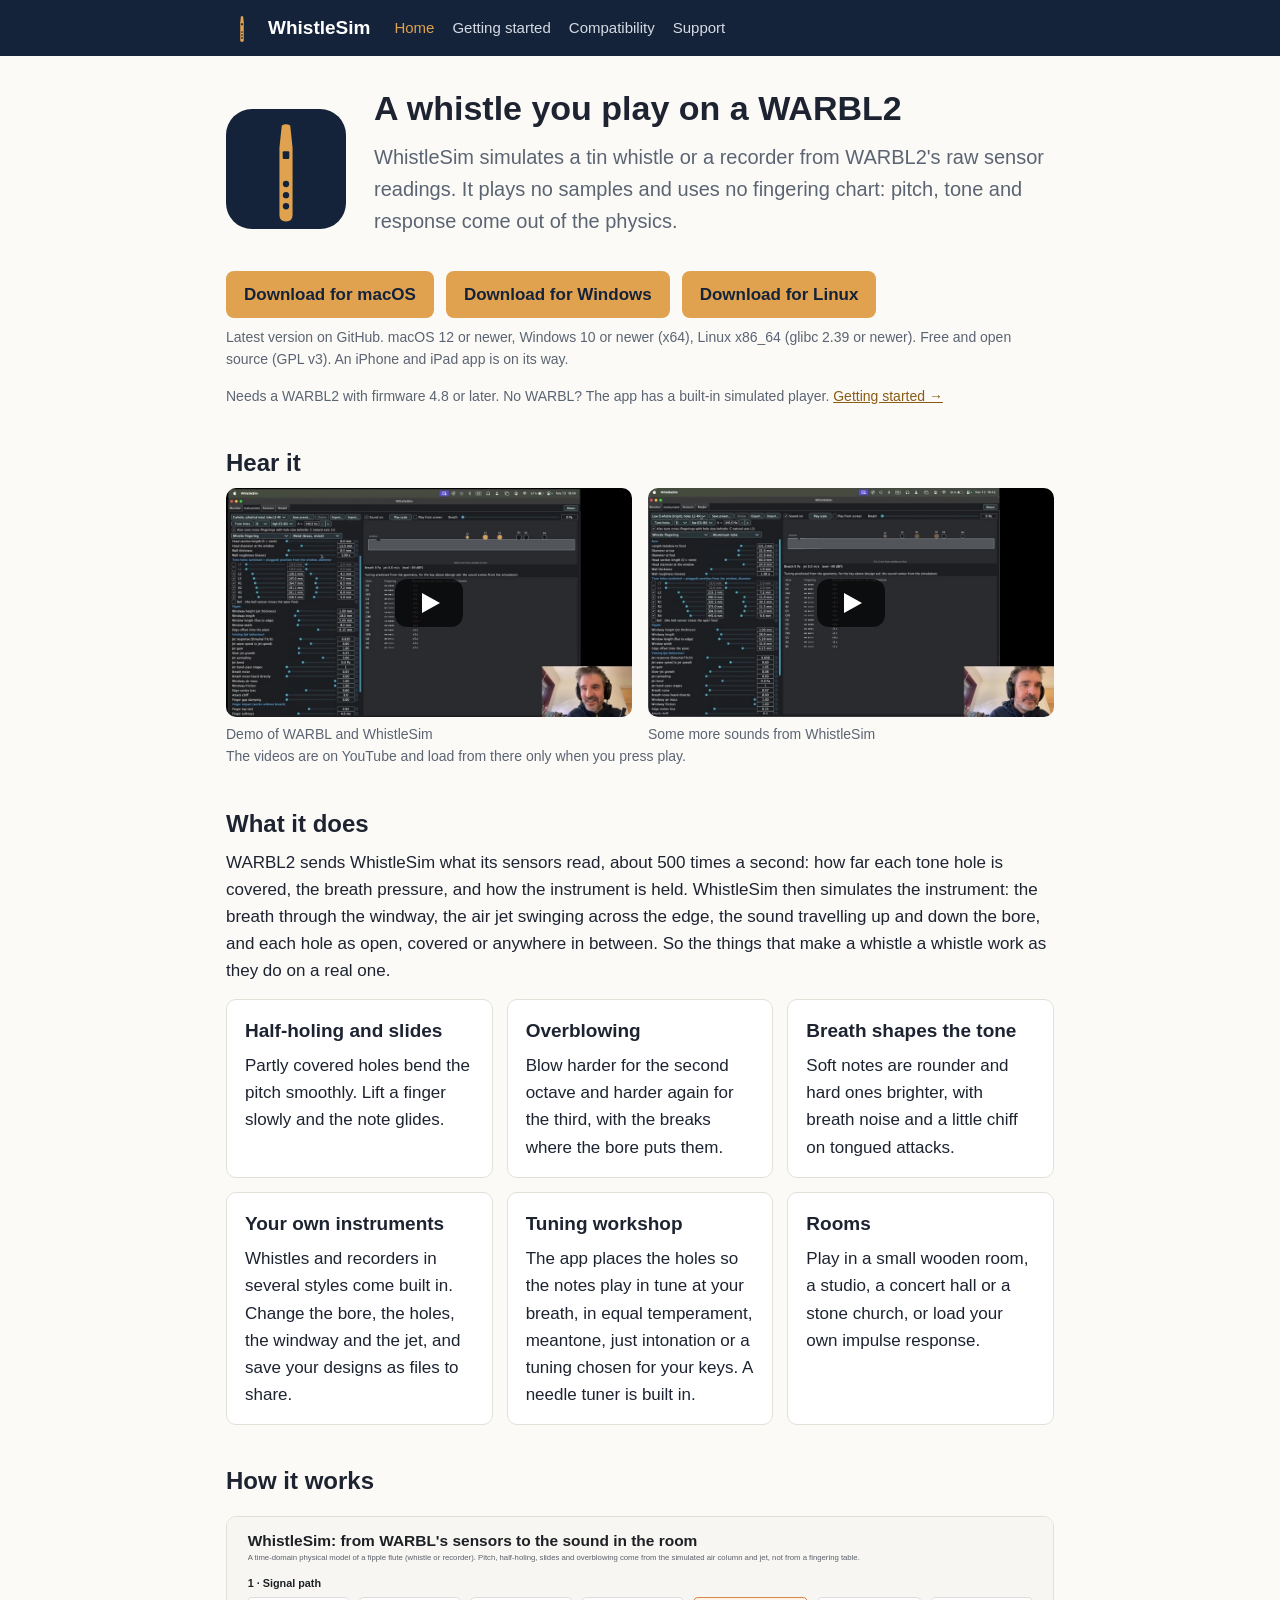
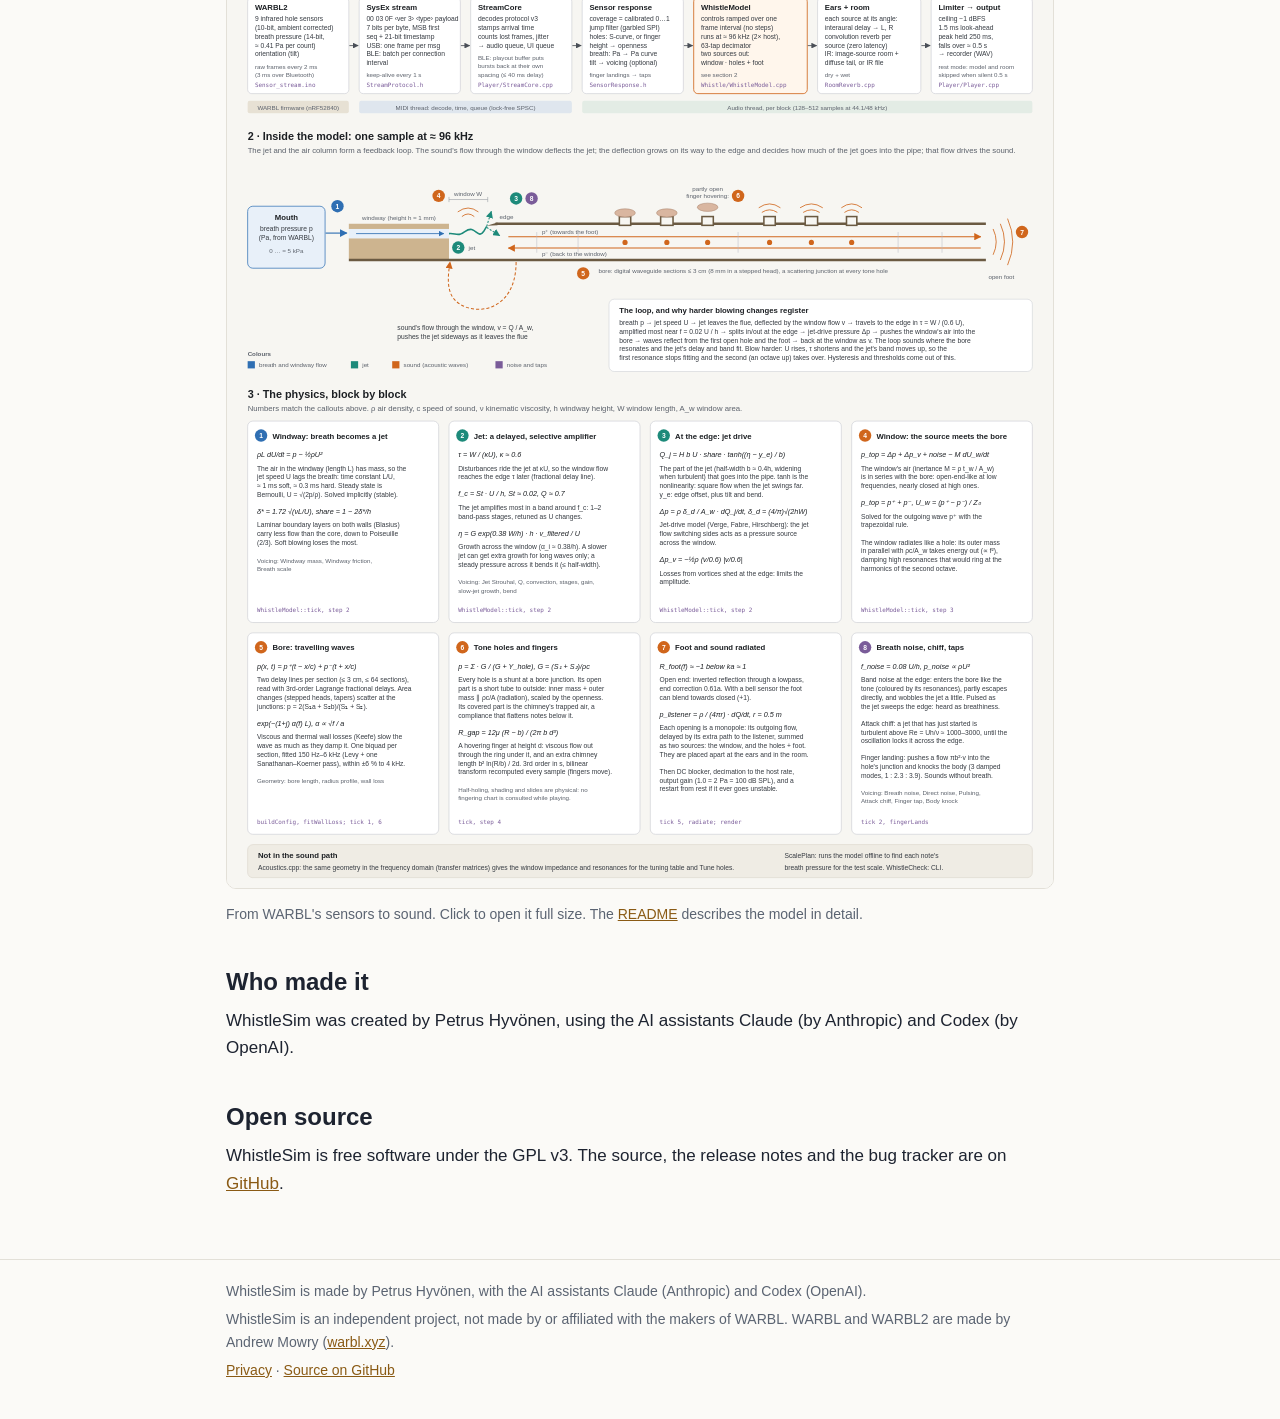
<file: site/index.html>
<!doctype html>
<html lang="en">
<head>
<meta charset="utf-8">
<meta name="viewport" content="width=device-width, initial-scale=1">
<title>WhistleSim</title>
<meta name="description" content="A physical model of a tin whistle and recorder, played from a WARBL2 wind controller.">
<link rel="icon" href="img/icon.svg" type="image/svg+xml">
<link rel="stylesheet" href="style.css">
</head>
<body>
<header class="site">
  <div class="wrap">
    <a class="brand" href="./"><img src="img/icon.svg" alt="">WhistleSim</a>
    <nav>
      <a href="./" aria-current="page">Home</a>
      <a href="start.html">Getting started</a>
      <a href="compatibility.html">Compatibility</a>
      <a href="support.html">Support</a>
    </nav>
  </div>
</header>

<main class="wrap">
  <section class="hero">
    <img class="icon" src="img/icon.svg" alt="WhistleSim icon: a brass whistle on navy">
    <div class="text">
      <h1>A whistle you play on a WARBL2</h1>
      <p class="lead">WhistleSim simulates a tin whistle or a recorder from WARBL2's raw sensor readings. It plays no samples and uses no fingering chart: pitch, tone and response come out of the physics.</p>
    </div>
  </section>

  <div class="downloads">
    <a class="button" data-asset-suffix="-macOS.zip" href="https://github.com/petrushy/whistlesim/releases/latest">Download for macOS</a>
    <a class="button" data-asset-suffix="-Windows-x64.zip" href="https://github.com/petrushy/whistlesim/releases/latest">Download for Windows</a>
    <a class="button" data-asset-suffix="-Linux-x86_64.tar.gz" href="https://github.com/petrushy/whistlesim/releases/latest">Download for Linux</a>
  </div>
  <p class="small"><span id="latest-version">Latest version on GitHub.</span> macOS 12 or newer, Windows 10 or newer (x64), Linux x86_64 (glibc 2.39 or newer). Free and open source (GPL v3). An iPhone and iPad app is on its way.</p>
  <p class="small">Needs a WARBL2 with firmware 4.8 or later. No WARBL? The app has a built-in simulated player. <a href="start.html">Getting started →</a></p>

  <h2>Hear it</h2>
  <div class="videos">
    <figure>
      <a class="video" href="https://youtu.be/hQVYfvt_F5Q" data-video-id="hQVYfvt_F5Q" data-video-title="Demo of WARBL and WhistleSim">
        <img src="img/video-hQVYfvt_F5Q.jpg" alt="" loading="lazy"><span class="play" aria-hidden="true"></span>
      </a>
      <figcaption>Demo of WARBL and WhistleSim</figcaption>
    </figure>
    <figure>
      <a class="video" href="https://youtu.be/tFgNlqxlm4s" data-video-id="tFgNlqxlm4s" data-video-title="Some more sounds from WhistleSim">
        <img src="img/video-tFgNlqxlm4s.jpg" alt="" loading="lazy"><span class="play" aria-hidden="true"></span>
      </a>
      <figcaption>Some more sounds from WhistleSim</figcaption>
    </figure>
  </div>
  <p class="small">The videos are on YouTube and load from there only when you press play.</p>

  <h2>What it does</h2>
  <p>WARBL2 sends WhistleSim what its sensors read, about 500 times a second: how far each tone hole is covered, the breath pressure, and how the instrument is held. WhistleSim then simulates the instrument: the breath through the windway, the air jet swinging across the edge, the sound travelling up and down the bore, and each hole as open, covered or anywhere in between. So the things that make a whistle a whistle work as they do on a real one.</p>

  <div class="features">
    <div class="card"><h3>Half-holing and slides</h3><p>Partly covered holes bend the pitch smoothly. Lift a finger slowly and the note glides.</p></div>
    <div class="card"><h3>Overblowing</h3><p>Blow harder for the second octave and harder again for the third, with the breaks where the bore puts them.</p></div>
    <div class="card"><h3>Breath shapes the tone</h3><p>Soft notes are rounder and hard ones brighter, with breath noise and a little chiff on tongued attacks.</p></div>
    <div class="card"><h3>Your own instruments</h3><p>Whistles and recorders in several styles come built in. Change the bore, the holes, the windway and the jet, and save your designs as files to share.</p></div>
    <div class="card"><h3>Tuning workshop</h3><p>The app places the holes so the notes play in tune at your breath, in equal temperament, meantone, just intonation or a tuning chosen for your keys. A needle tuner is built in.</p></div>
    <div class="card"><h3>Rooms</h3><p>Play in a small wooden room, a studio, a concert hall or a stone church, or load your own impulse response.</p></div>
  </div>

  <h2>How it works</h2>
  <figure>
    <a href="img/simulation.svg"><img class="diagram" src="img/simulation.svg" alt="Diagram of WhistleSim's signal path: WARBL's sensor readings go into a model of the breath, the jet, the window, the bore and the tone holes, and out as sound." loading="lazy"></a>
    <figcaption>From WARBL's sensors to sound. Click to open it full size. The <a href="https://github.com/petrushy/whistlesim#readme">README</a> describes the model in detail.</figcaption>
  </figure>

  <h2>Who made it</h2>
  <p>WhistleSim was created by Petrus Hyvönen, using the AI assistants Claude (by Anthropic) and Codex (by OpenAI).</p>

  <h2>Open source</h2>
  <p>WhistleSim is free software under the GPL v3. The source, the release notes and the bug tracker are on <a href="https://github.com/petrushy/whistlesim">GitHub</a>.</p>
</main>

<footer class="site">
  <div class="wrap">
    <p>WhistleSim is made by Petrus Hyvönen, with the AI assistants Claude (Anthropic) and Codex (OpenAI).</p>
    <p>WhistleSim is an independent project, not made by or affiliated with the makers of WARBL. WARBL and WARBL2 are made by Andrew Mowry (<a href="https://warbl.xyz">warbl.xyz</a>).</p>
    <p><a href="privacy.html">Privacy</a> · <a href="https://github.com/petrushy/whistlesim">Source on GitHub</a></p>
  </div>
</footer>
<script src="downloads.js"></script>
<script src="videos.js"></script>
</body>
</html>
</file>
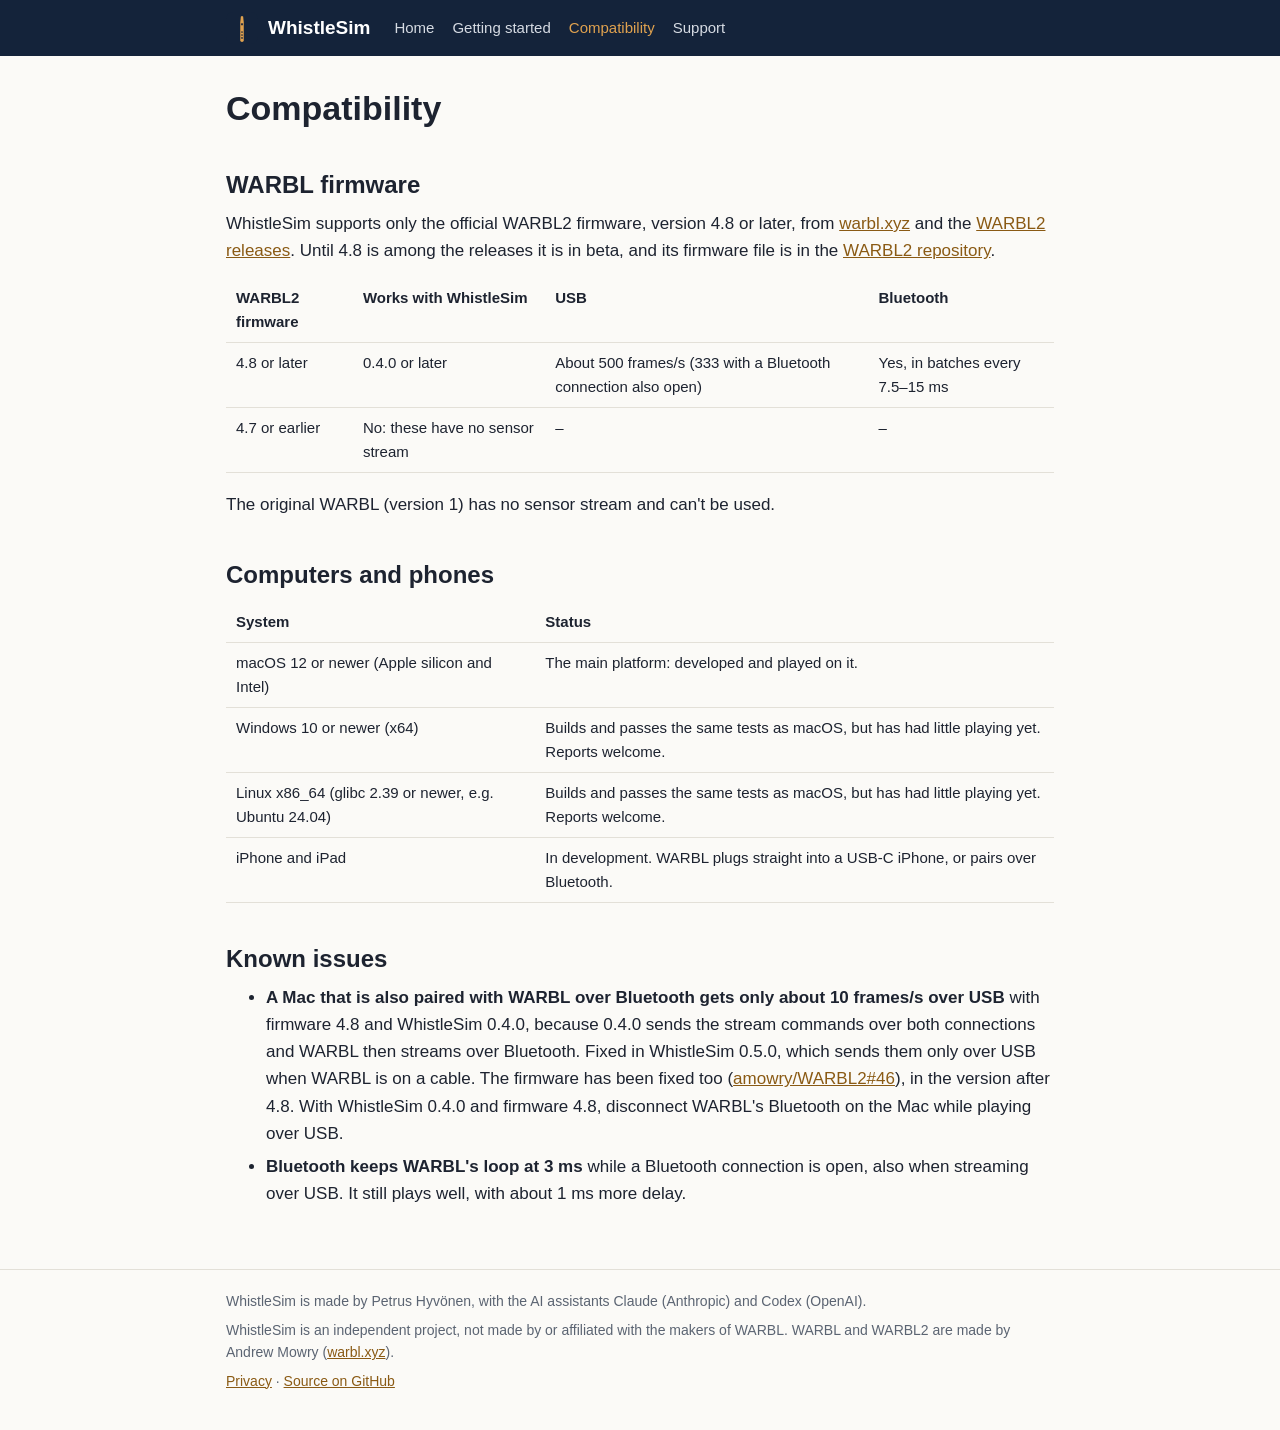
<file: site/compatibility.html>
<!doctype html>
<html lang="en">
<head>
<meta charset="utf-8">
<meta name="viewport" content="width=device-width, initial-scale=1">
<title>Compatibility · WhistleSim</title>
<meta name="description" content="Which WARBL2 firmware and which computers WhistleSim works with.">
<link rel="icon" href="img/icon.svg" type="image/svg+xml">
<link rel="stylesheet" href="style.css">
</head>
<body>
<header class="site">
  <div class="wrap">
    <a class="brand" href="./"><img src="img/icon.svg" alt="">WhistleSim</a>
    <nav>
      <a href="./">Home</a>
      <a href="start.html">Getting started</a>
      <a href="compatibility.html" aria-current="page">Compatibility</a>
      <a href="support.html">Support</a>
    </nav>
  </div>
</header>

<main class="wrap">
  <h1>Compatibility</h1>

  <h2>WARBL firmware</h2>
  <p>WhistleSim supports only the official WARBL2 firmware, version 4.8 or later, from <a href="https://warbl.xyz">warbl.xyz</a> and the <a href="https://github.com/amowry/WARBL2/releases">WARBL2 releases</a>. Until 4.8 is among the releases it is in beta, and its firmware file is in the <a href="https://github.com/amowry/WARBL2/tree/main/warbl2_firmware/build/adafruit.nrf52.warbl2">WARBL2 repository</a>.</p>
  <div class="table-scroll">
    <table>
      <thead>
        <tr><th>WARBL2 firmware</th><th>Works with WhistleSim</th><th>USB</th><th>Bluetooth</th></tr>
      </thead>
      <tbody>
        <tr><td>4.8 or later</td><td>0.4.0 or later</td><td>About 500 frames/s (333 with a Bluetooth connection also open)</td><td>Yes, in batches every 7.5–15 ms</td></tr>
        <tr><td>4.7 or earlier</td><td>No: these have no sensor stream</td><td>–</td><td>–</td></tr>
      </tbody>
    </table>
  </div>
  <p>The original WARBL (version 1) has no sensor stream and can't be used.</p>

  <h2>Computers and phones</h2>
  <div class="table-scroll">
    <table>
      <thead>
        <tr><th>System</th><th>Status</th></tr>
      </thead>
      <tbody>
        <tr><td>macOS 12 or newer (Apple silicon and Intel)</td><td>The main platform: developed and played on it.</td></tr>
        <tr><td>Windows 10 or newer (x64)</td><td>Builds and passes the same tests as macOS, but has had little playing yet. Reports welcome.</td></tr>
        <tr><td>Linux x86_64 (glibc 2.39 or newer, e.g. Ubuntu 24.04)</td><td>Builds and passes the same tests as macOS, but has had little playing yet. Reports welcome.</td></tr>
        <tr><td>iPhone and iPad</td><td>In development. WARBL plugs straight into a USB-C iPhone, or pairs over Bluetooth.</td></tr>
      </tbody>
    </table>
  </div>

  <h2 id="known-issues">Known issues</h2>
  <ul>
    <li><strong>A Mac that is also paired with WARBL over Bluetooth gets only about 10 frames/s over USB</strong> with firmware 4.8 and WhistleSim 0.4.0, because 0.4.0 sends the stream commands over both connections and WARBL then streams over Bluetooth. Fixed in WhistleSim 0.5.0, which sends them only over USB when WARBL is on a cable. The firmware has been fixed too (<a href="https://github.com/amowry/WARBL2/pull/46">amowry/WARBL2#46</a>), in the version after 4.8. With WhistleSim 0.4.0 and firmware 4.8, disconnect WARBL's Bluetooth on the Mac while playing over USB.</li>
    <li><strong>Bluetooth keeps WARBL's loop at 3 ms</strong> while a Bluetooth connection is open, also when streaming over USB. It still plays well, with about 1 ms more delay.</li>
  </ul>
</main>

<footer class="site">
  <div class="wrap">
    <p>WhistleSim is made by Petrus Hyvönen, with the AI assistants Claude (Anthropic) and Codex (OpenAI).</p>
    <p>WhistleSim is an independent project, not made by or affiliated with the makers of WARBL. WARBL and WARBL2 are made by Andrew Mowry (<a href="https://warbl.xyz">warbl.xyz</a>).</p>
    <p><a href="privacy.html">Privacy</a> · <a href="https://github.com/petrushy/whistlesim">Source on GitHub</a></p>
  </div>
</footer>
</body>
</html>
</file>
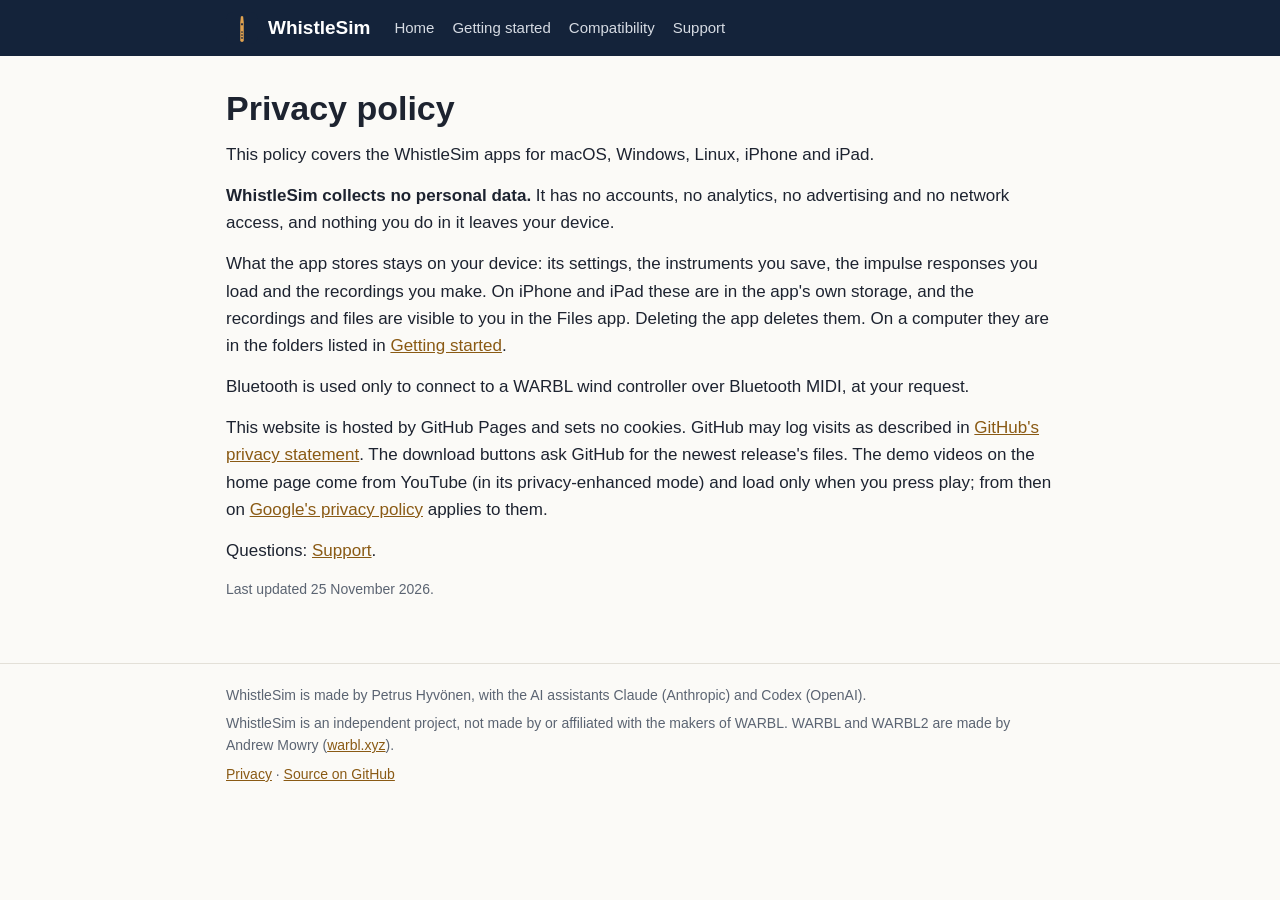
<file: site/privacy.html>
<!doctype html>
<html lang="en">
<head>
<meta charset="utf-8">
<meta name="viewport" content="width=device-width, initial-scale=1">
<title>Privacy · WhistleSim</title>
<meta name="description" content="WhistleSim collects no personal data.">
<link rel="icon" href="img/icon.svg" type="image/svg+xml">
<link rel="stylesheet" href="style.css">
</head>
<body>
<header class="site">
  <div class="wrap">
    <a class="brand" href="./"><img src="img/icon.svg" alt="">WhistleSim</a>
    <nav>
      <a href="./">Home</a>
      <a href="start.html">Getting started</a>
      <a href="compatibility.html">Compatibility</a>
      <a href="support.html">Support</a>
    </nav>
  </div>
</header>

<main class="wrap">
  <h1>Privacy policy</h1>
  <p>This policy covers the WhistleSim apps for macOS, Windows, Linux, iPhone and iPad.</p>

  <p><strong>WhistleSim collects no personal data.</strong> It has no accounts, no analytics, no advertising and no network access, and nothing you do in it leaves your device.</p>

  <p>What the app stores stays on your device: its settings, the instruments you save, the impulse responses you load and the recordings you make. On iPhone and iPad these are in the app's own storage, and the recordings and files are visible to you in the Files app. Deleting the app deletes them. On a computer they are in the folders listed in <a href="start.html">Getting started</a>.</p>

  <p>Bluetooth is used only to connect to a WARBL wind controller over Bluetooth MIDI, at your request.</p>

  <p>This website is hosted by GitHub Pages and sets no cookies. GitHub may log visits as described in <a href="https://docs.github.com/en/site-policy/privacy-policies/github-general-privacy-statement">GitHub's privacy statement</a>. The download buttons ask GitHub for the newest release's files. The demo videos on the home page come from YouTube (in its privacy-enhanced mode) and load only when you press play; from then on <a href="https://policies.google.com/privacy">Google's privacy policy</a> applies to them.</p>

  <p>Questions: <a href="support.html">Support</a>.</p>

  <p class="small">Last updated 25 November 2026.</p>
</main>

<footer class="site">
  <div class="wrap">
    <p>WhistleSim is made by Petrus Hyvönen, with the AI assistants Claude (Anthropic) and Codex (OpenAI).</p>
    <p>WhistleSim is an independent project, not made by or affiliated with the makers of WARBL. WARBL and WARBL2 are made by Andrew Mowry (<a href="https://warbl.xyz">warbl.xyz</a>).</p>
    <p><a href="privacy.html">Privacy</a> · <a href="https://github.com/petrushy/whistlesim">Source on GitHub</a></p>
  </div>
</footer>
</body>
</html>
</file>
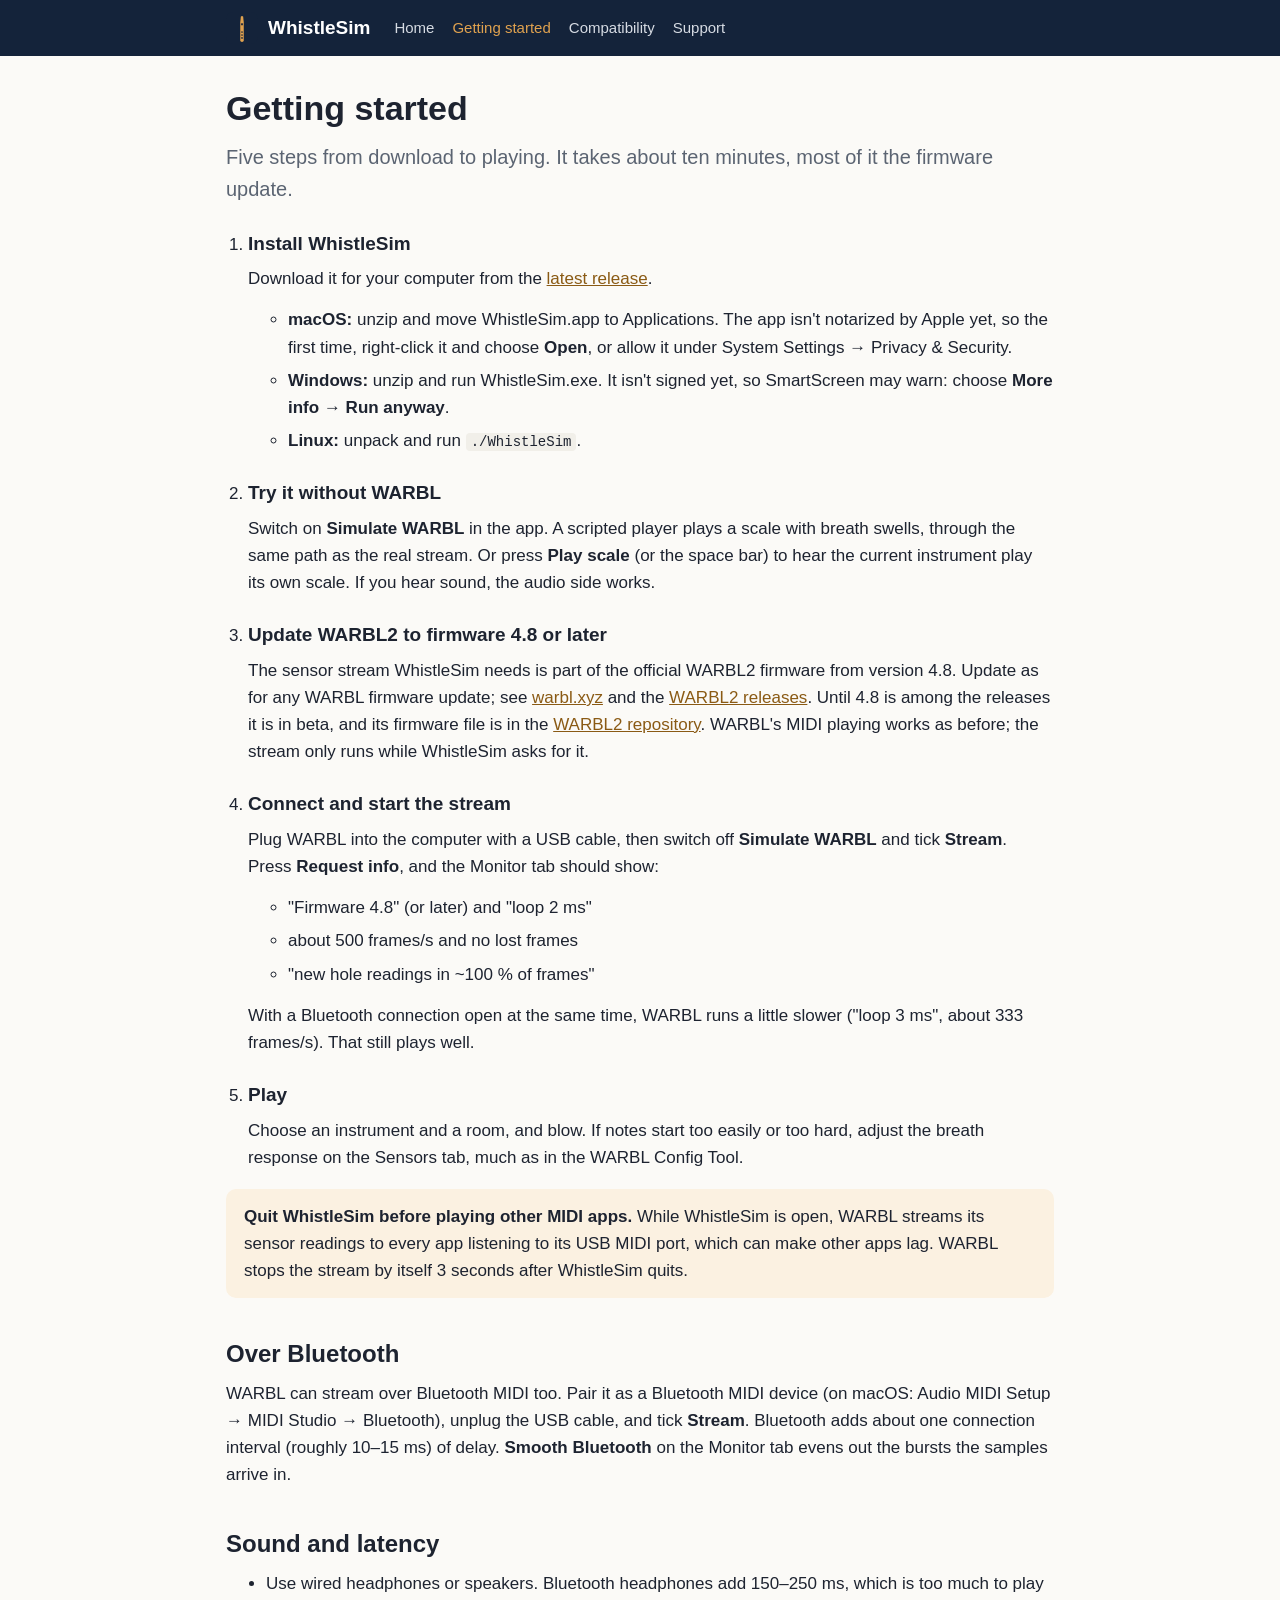
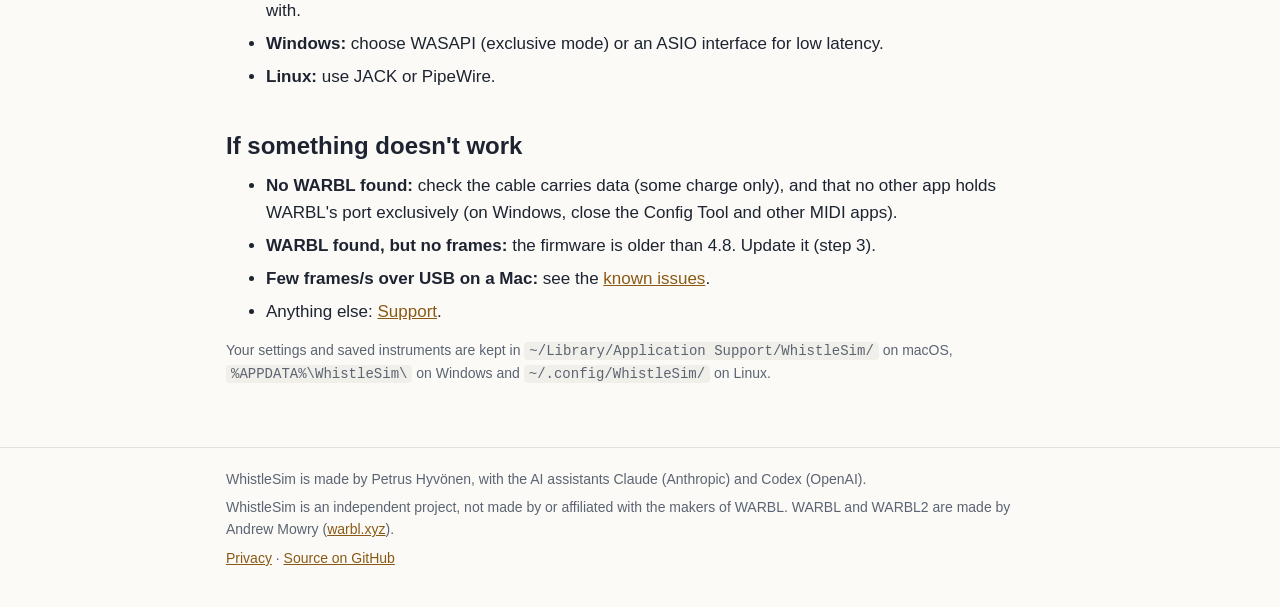
<file: site/start.html>
<!doctype html>
<html lang="en">
<head>
<meta charset="utf-8">
<meta name="viewport" content="width=device-width, initial-scale=1">
<title>Getting started · WhistleSim</title>
<meta name="description" content="Install WhistleSim, update WARBL2 to firmware 4.8 and start playing.">
<link rel="icon" href="img/icon.svg" type="image/svg+xml">
<link rel="stylesheet" href="style.css">
</head>
<body>
<header class="site">
  <div class="wrap">
    <a class="brand" href="./"><img src="img/icon.svg" alt="">WhistleSim</a>
    <nav>
      <a href="./">Home</a>
      <a href="start.html" aria-current="page">Getting started</a>
      <a href="compatibility.html">Compatibility</a>
      <a href="support.html">Support</a>
    </nav>
  </div>
</header>

<main class="wrap">
  <h1>Getting started</h1>
  <p class="lead">Five steps from download to playing. It takes about ten minutes, most of it the firmware update.</p>

  <ol class="steps">
    <li>
      <h3>Install WhistleSim</h3>
      <p>Download it for your computer from the <a href="https://github.com/petrushy/whistlesim/releases/latest">latest release</a>.</p>
      <ul>
        <li><strong>macOS:</strong> unzip and move WhistleSim.app to Applications. The app isn't notarized by Apple yet, so the first time, right-click it and choose <strong>Open</strong>, or allow it under System Settings → Privacy &amp; Security.</li>
        <li><strong>Windows:</strong> unzip and run WhistleSim.exe. It isn't signed yet, so SmartScreen may warn: choose <strong>More info → Run anyway</strong>.</li>
        <li><strong>Linux:</strong> unpack and run <code>./WhistleSim</code>.</li>
      </ul>
    </li>
    <li>
      <h3>Try it without WARBL</h3>
      <p>Switch on <strong>Simulate WARBL</strong> in the app. A scripted player plays a scale with breath swells, through the same path as the real stream. Or press <strong>Play scale</strong> (or the space bar) to hear the current instrument play its own scale. If you hear sound, the audio side works.</p>
    </li>
    <li>
      <h3>Update WARBL2 to firmware 4.8 or later</h3>
      <p>The sensor stream WhistleSim needs is part of the official WARBL2 firmware from version 4.8. Update as for any WARBL firmware update; see <a href="https://warbl.xyz">warbl.xyz</a> and the <a href="https://github.com/amowry/WARBL2/releases">WARBL2 releases</a>. Until 4.8 is among the releases it is in beta, and its firmware file is in the <a href="https://github.com/amowry/WARBL2/tree/main/warbl2_firmware/build/adafruit.nrf52.warbl2">WARBL2 repository</a>. WARBL's MIDI playing works as before; the stream only runs while WhistleSim asks for it.</p>
    </li>
    <li>
      <h3>Connect and start the stream</h3>
      <p>Plug WARBL into the computer with a USB cable, then switch off <strong>Simulate WARBL</strong> and tick <strong>Stream</strong>. Press <strong>Request info</strong>, and the Monitor tab should show:</p>
      <ul>
        <li>"Firmware 4.8" (or later) and "loop 2 ms"</li>
        <li>about 500 frames/s and no lost frames</li>
        <li>"new hole readings in ~100 % of frames"</li>
      </ul>
      <p>With a Bluetooth connection open at the same time, WARBL runs a little slower ("loop 3 ms", about 333 frames/s). That still plays well.</p>
    </li>
    <li>
      <h3>Play</h3>
      <p>Choose an instrument and a room, and blow. If notes start too easily or too hard, adjust the breath response on the Sensors tab, much as in the WARBL Config Tool.</p>
    </li>
  </ol>

  <div class="note">
    <p><strong>Quit WhistleSim before playing other MIDI apps.</strong> While WhistleSim is open, WARBL streams its sensor readings to every app listening to its USB MIDI port, which can make other apps lag. WARBL stops the stream by itself 3 seconds after WhistleSim quits.</p>
  </div>

  <h2>Over Bluetooth</h2>
  <p>WARBL can stream over Bluetooth MIDI too. Pair it as a Bluetooth MIDI device (on macOS: Audio MIDI Setup → MIDI Studio → Bluetooth), unplug the USB cable, and tick <strong>Stream</strong>. Bluetooth adds about one connection interval (roughly 10–15 ms) of delay. <strong>Smooth Bluetooth</strong> on the Monitor tab evens out the bursts the samples arrive in.</p>

  <h2>Sound and latency</h2>
  <ul>
    <li>Use wired headphones or speakers. Bluetooth headphones add 150–250 ms, which is too much to play with.</li>
    <li><strong>Windows:</strong> choose WASAPI (exclusive mode) or an ASIO interface for low latency.</li>
    <li><strong>Linux:</strong> use JACK or PipeWire.</li>
  </ul>

  <h2 id="if-something-doesnt-work">If something doesn't work</h2>
  <ul>
    <li><strong>No WARBL found:</strong> check the cable carries data (some charge only), and that no other app holds WARBL's port exclusively (on Windows, close the Config Tool and other MIDI apps).</li>
    <li><strong>WARBL found, but no frames:</strong> the firmware is older than 4.8. Update it (step 3).</li>
    <li><strong>Few frames/s over USB on a Mac:</strong> see the <a href="compatibility.html#known-issues">known issues</a>.</li>
    <li>Anything else: <a href="support.html">Support</a>.</li>
  </ul>

  <p class="small">Your settings and saved instruments are kept in <code>~/Library/Application Support/WhistleSim/</code> on macOS, <code>%APPDATA%\WhistleSim\</code> on Windows and <code>~/.config/WhistleSim/</code> on Linux.</p>
</main>

<footer class="site">
  <div class="wrap">
    <p>WhistleSim is made by Petrus Hyvönen, with the AI assistants Claude (Anthropic) and Codex (OpenAI).</p>
    <p>WhistleSim is an independent project, not made by or affiliated with the makers of WARBL. WARBL and WARBL2 are made by Andrew Mowry (<a href="https://warbl.xyz">warbl.xyz</a>).</p>
    <p><a href="privacy.html">Privacy</a> · <a href="https://github.com/petrushy/whistlesim">Source on GitHub</a></p>
  </div>
</footer>
</body>
</html>
</file>
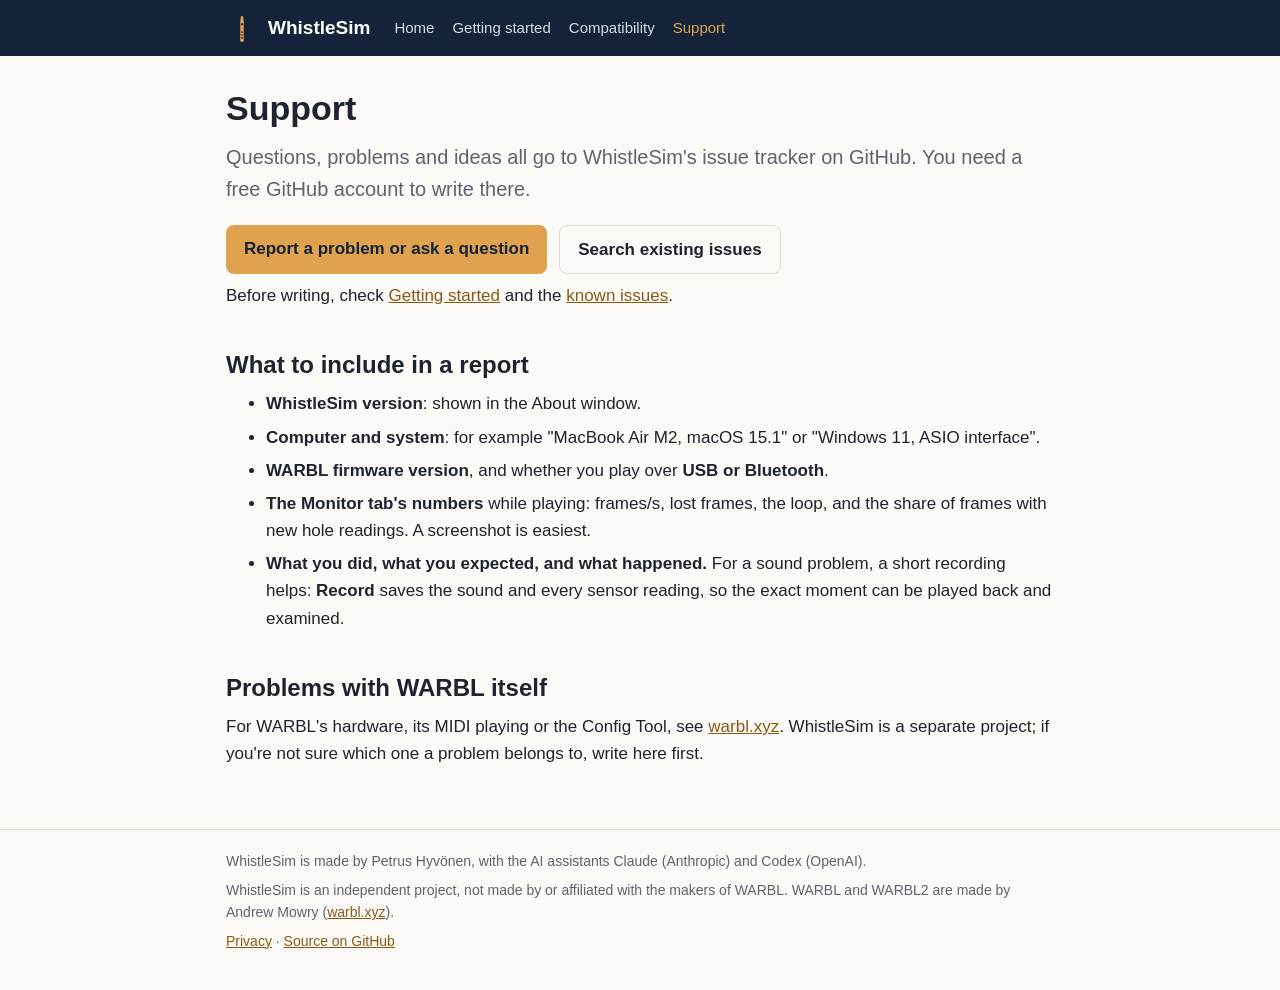
<file: site/support.html>
<!doctype html>
<html lang="en">
<head>
<meta charset="utf-8">
<meta name="viewport" content="width=device-width, initial-scale=1">
<title>Support · WhistleSim</title>
<meta name="description" content="How to get help with WhistleSim and report a problem.">
<link rel="icon" href="img/icon.svg" type="image/svg+xml">
<link rel="stylesheet" href="style.css">
</head>
<body>
<header class="site">
  <div class="wrap">
    <a class="brand" href="./"><img src="img/icon.svg" alt="">WhistleSim</a>
    <nav>
      <a href="./">Home</a>
      <a href="start.html">Getting started</a>
      <a href="compatibility.html">Compatibility</a>
      <a href="support.html" aria-current="page">Support</a>
    </nav>
  </div>
</header>

<main class="wrap">
  <h1>Support</h1>
  <p class="lead">Questions, problems and ideas all go to WhistleSim's issue tracker on GitHub. You need a free GitHub account to write there.</p>

  <div class="downloads">
    <a class="button" href="https://github.com/petrushy/whistlesim/issues/new">Report a problem or ask a question</a>
    <a class="button secondary" href="https://github.com/petrushy/whistlesim/issues?q=is%3Aissue">Search existing issues</a>
  </div>

  <p>Before writing, check <a href="start.html#if-something-doesnt-work">Getting started</a> and the <a href="compatibility.html#known-issues">known issues</a>.</p>

  <h2>What to include in a report</h2>
  <ul>
    <li><strong>WhistleSim version</strong>: shown in the About window.</li>
    <li><strong>Computer and system</strong>: for example "MacBook Air M2, macOS 15.1" or "Windows 11, ASIO interface".</li>
    <li><strong>WARBL firmware version</strong>, and whether you play over <strong>USB or Bluetooth</strong>.</li>
    <li><strong>The Monitor tab's numbers</strong> while playing: frames/s, lost frames, the loop, and the share of frames with new hole readings. A screenshot is easiest.</li>
    <li><strong>What you did, what you expected, and what happened.</strong> For a sound problem, a short recording helps: <strong>Record</strong> saves the sound and every sensor reading, so the exact moment can be played back and examined.</li>
  </ul>

  <h2>Problems with WARBL itself</h2>
  <p>For WARBL's hardware, its MIDI playing or the Config Tool, see <a href="https://warbl.xyz">warbl.xyz</a>. WhistleSim is a separate project; if you're not sure which one a problem belongs to, write here first.</p>
</main>

<footer class="site">
  <div class="wrap">
    <p>WhistleSim is made by Petrus Hyvönen, with the AI assistants Claude (Anthropic) and Codex (OpenAI).</p>
    <p>WhistleSim is an independent project, not made by or affiliated with the makers of WARBL. WARBL and WARBL2 are made by Andrew Mowry (<a href="https://warbl.xyz">warbl.xyz</a>).</p>
    <p><a href="privacy.html">Privacy</a> · <a href="https://github.com/petrushy/whistlesim">Source on GitHub</a></p>
  </div>
</footer>
</body>
</html>
</file>
<file: site/style.css>
/* WhistleSim site: one stylesheet for every page. Colours from the app icon (brass on navy). */

:root {
  --navy: #14233a;
  --brass: #e0a24f;
  --bg: #fbfaf7;
  --surface: #ffffff;
  --text: #1d2330;
  --muted: #5b6472;
  --line: #e3e0d8;
  --link: #8a5a14;
  --accent-bg: #fbf1e1;
  --warn-bg: #fff6e0;
  --warn-line: #e8c77a;
  --code-bg: #f1efe9;
}

@media (prefers-color-scheme: dark) {
  :root {
    --bg: #0f1826;
    --surface: #16223a;
    --text: #e6e8ec;
    --muted: #a3abb8;
    --line: #2a3a55;
    --link: #f0b665;
    --accent-bg: #1f2c44;
    --warn-bg: #2b2616;
    --warn-line: #6b5826;
    --code-bg: #1c2a44;
  }
}

* { box-sizing: border-box; }

html { -webkit-text-size-adjust: 100%; }

body {
  margin: 0;
  background: var(--bg);
  color: var(--text);
  font: 17px/1.6 -apple-system, BlinkMacSystemFont, "Segoe UI", Roboto, "Helvetica Neue", Arial, sans-serif;
}

a { color: var(--link); }
a:hover { text-decoration-thickness: 2px; }

.wrap { max-width: 860px; margin: 0 auto; padding: 0 16px; }

/* Header and navigation */
header.site {
  background: var(--navy);
  color: #fff;
}
header.site .wrap {
  display: flex;
  flex-wrap: wrap;
  align-items: center;
  gap: 8px 24px;
  padding-top: 12px;
  padding-bottom: 12px;
}
header.site .brand {
  display: flex;
  align-items: center;
  gap: 10px;
  color: #fff;
  font-weight: 650;
  font-size: 19px;
  text-decoration: none;
}
header.site .brand img { width: 32px; height: 32px; border-radius: 7px; }
header.site nav { display: flex; flex-wrap: wrap; gap: 4px 18px; }
header.site nav a { color: #d6dbe3; text-decoration: none; font-size: 15px; }
header.site nav a:hover, header.site nav a[aria-current="page"] { color: var(--brass); }

main.wrap { padding-top: 32px; padding-bottom: 48px; }

h1 { font-size: 34px; line-height: 1.2; margin: 0 0 12px; }
h2 { font-size: 24px; line-height: 1.3; margin: 40px 0 10px; }
h3 { font-size: 19px; margin: 24px 0 6px; }
p, ul, ol { margin: 0 0 14px; }
li { margin-bottom: 6px; }

.lead { font-size: 20px; color: var(--muted); max-width: 40em; }

/* Home page hero */
.hero { display: flex; gap: 28px; align-items: center; flex-wrap: wrap; }
.hero img.icon { width: 120px; height: 120px; border-radius: 26px; flex: none; }
.hero .text { flex: 1 1 300px; }

/* Download buttons */
.downloads { display: flex; flex-wrap: wrap; gap: 12px; margin: 20px 0 8px; }
.button {
  display: inline-block;
  padding: 10px 18px;
  border-radius: 8px;
  background: var(--brass);
  color: var(--navy);
  font-weight: 650;
  text-decoration: none;
}
.button:hover { filter: brightness(1.07); }
.button.secondary { background: transparent; color: var(--text); border: 1px solid var(--line); }
.small { font-size: 14px; color: var(--muted); }

/* Cards and boxes */
.features { display: grid; grid-template-columns: repeat(auto-fit, minmax(230px, 1fr)); gap: 14px; }
.card {
  background: var(--surface);
  border: 1px solid var(--line);
  border-radius: 10px;
  padding: 16px 18px;
}
.card h3 { margin-top: 0; }
.card p:last-child { margin-bottom: 0; }

.note {
  background: var(--accent-bg);
  border-radius: 10px;
  padding: 14px 18px;
  margin: 18px 0;
}
.note.warn { background: var(--warn-bg); border: 1px solid var(--warn-line); }
.note p:last-child, .note ul:last-child { margin-bottom: 0; }

figure { margin: 20px 0; }
figure img.diagram {
  width: 100%;
  height: auto;
  background: #fff;   /* the diagram has its own light colours */
  border: 1px solid var(--line);
  border-radius: 10px;
}
figcaption { font-size: 14px; color: var(--muted); margin-top: 6px; }

/* Videos: a thumbnail that becomes the YouTube player on click */
.videos { display: grid; grid-template-columns: repeat(auto-fit, minmax(260px, 1fr)); gap: 16px; }
.videos figure { margin: 0; }
.video {
  display: block;
  position: relative;
  width: 100%;
  aspect-ratio: 16 / 9;
  border: 0;
  border-radius: 10px;
  overflow: hidden;
  background: #000;
}
.video img { width: 100%; height: 100%; object-fit: cover; display: block; }
.video .play {
  position: absolute;
  left: 50%;
  top: 50%;
  width: 68px;
  height: 48px;
  margin: -24px 0 0 -34px;
  border-radius: 12px;
  background: rgba(0, 0, 0, 0.7);
}
.video .play::after {
  content: "";
  position: absolute;
  left: 27px;
  top: 14px;
  border-style: solid;
  border-width: 10px 0 10px 18px;
  border-color: transparent transparent transparent #fff;
}
.video:hover .play, .video:focus-visible .play { background: #c00; }

/* Steps */
ol.steps { padding-left: 22px; }
ol.steps > li { margin-bottom: 14px; }

/* Tables */
.table-scroll { overflow-x: auto; margin: 12px 0 18px; }
table { border-collapse: collapse; width: 100%; font-size: 15px; }
th, td { text-align: left; padding: 8px 10px; border-bottom: 1px solid var(--line); vertical-align: top; }
th { font-weight: 650; }

code {
  font: 14px/1.4 ui-monospace, SFMono-Regular, Menlo, Consolas, monospace;
  background: var(--code-bg);
  padding: 1px 5px;
  border-radius: 4px;
}

footer.site { border-top: 1px solid var(--line); padding: 20px 0 32px; font-size: 14px; color: var(--muted); }
footer.site p { margin: 0 0 6px; }

@media (max-width: 560px) {
  body { font-size: 16px; }
  h1 { font-size: 28px; }
  .lead { font-size: 18px; }
  .hero img.icon { width: 84px; height: 84px; border-radius: 18px; }
}
</file>
